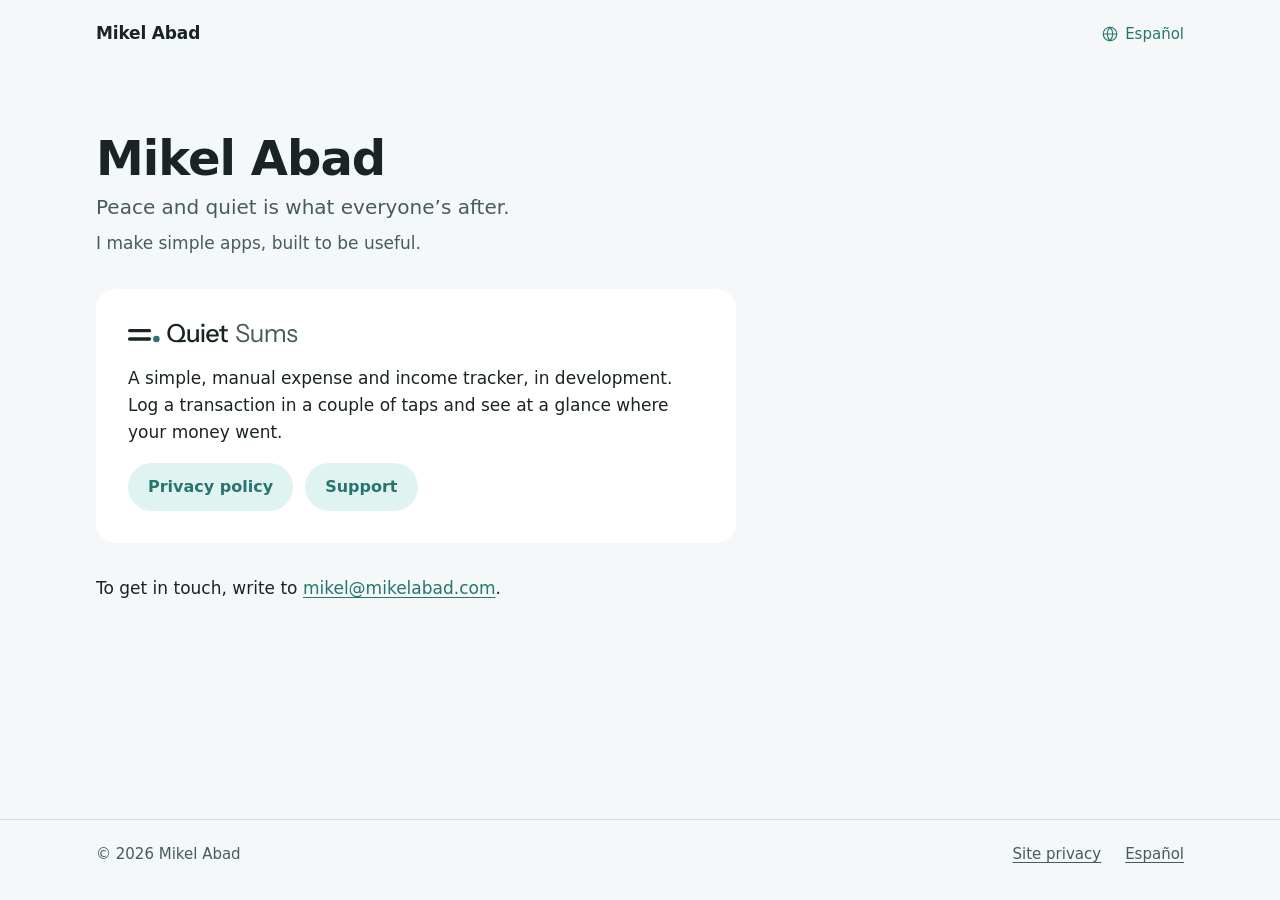
<file: index.html>
<!doctype html>
<html lang="en">
<head>
<meta charset="utf-8">
<meta name="viewport" content="width=device-width, initial-scale=1">
<meta http-equiv="Content-Security-Policy" content="default-src 'none'; style-src 'self'; img-src 'self'; font-src 'self'; base-uri 'none'; form-action 'none'">
<title>Mikel Abad</title>
<meta name="description" content="Mikel Abad makes simple apps, built to be useful. Quiet Sums, a manual expense and income tracker, is in development.">
<link rel="canonical" href="https://mikelabad.com/">
<link rel="alternate" hreflang="en" href="https://mikelabad.com/">
<link rel="alternate" hreflang="es" href="https://mikelabad.com/es/">
<link rel="alternate" hreflang="x-default" href="https://mikelabad.com/">
<link rel="stylesheet" href="/assets/site.css">
<link rel="icon" href="/assets/favicon.png" sizes="32x32" type="image/png">
<link rel="icon" href="/assets/favicon.svg" type="image/svg+xml">
<link rel="apple-touch-icon" href="/assets/apple-touch-icon.png">
<meta property="og:type" content="website">
<meta property="og:title" content="Mikel Abad">
<meta property="og:description" content="Mikel Abad makes simple apps, built to be useful. Quiet Sums, a manual expense and income tracker, is in development.">
<meta property="og:url" content="https://mikelabad.com/">
<meta property="og:image" content="https://mikelabad.com/assets/og-site.png">
<meta property="og:locale" content="en_US">
</head>
<body>
<a class="skip" href="#main">Skip to content</a>
<header class="site-header">
<div class="wrap">
<a class="name" href="/">Mikel Abad</a>
<a class="lang" href="/es/" lang="es" hreflang="es"><svg viewBox="0 0 24 24" fill="none" stroke="currentColor" stroke-width="1.5" stroke-linecap="round" stroke-linejoin="round" aria-hidden="true"><circle cx="12" cy="12" r="9"></circle><path d="M3 12h18"></path><path d="M12 3c2.4 2.5 3.6 5.5 3.6 9s-1.2 6.5-3.6 9c-2.4-2.5-3.6-5.5-3.6-9s1.2-6.5 3.6-9z"></path></svg><span>Español</span></a>
</div>
</header>
<main id="main" class="site-main">
<div class="wrap stack-xl">
<div class="stack-s">
<h1 class="display">Mikel Abad</h1>
<p class="lead">Peace and quiet is what everyone’s after.</p>
<p class="muted">I make simple apps, built to be useful.</p>
</div>
<section class="card app-card stack-m" aria-labelledby="quiet-sums">
<h2 id="quiet-sums"><picture><source srcset="/assets/quiet-sums-lockup-dark.svg" media="(prefers-color-scheme: dark)"><img class="lockup" src="/assets/quiet-sums-lockup-light.svg" alt="Quiet Sums" width="678" height="112"></picture></h2>
<p>A simple, manual expense and income tracker, in development. Log a transaction in a couple of taps and see at a glance where your money went.</p>
<div class="actions">
<a class="btn btn-secondary" href="/quiet-sums/privacy/">Privacy policy</a>
<a class="btn btn-secondary" href="/quiet-sums/support/">Support</a>
</div>
</section>
<p>To get in touch, write to <a class="link" href="mailto:mikel@mikelabad.com">mikel@mikelabad.com</a>.</p>
</div>
</main>
<footer class="site-footer">
<div class="wrap">
<p class="copy">© 2026 Mikel Abad</p>
<nav aria-label="Footer">
<a href="/privacy/">Site privacy</a>
<a href="/es/" lang="es" hreflang="es">Español</a>
</nav>
</div>
</footer>
</body>
</html>
</file>
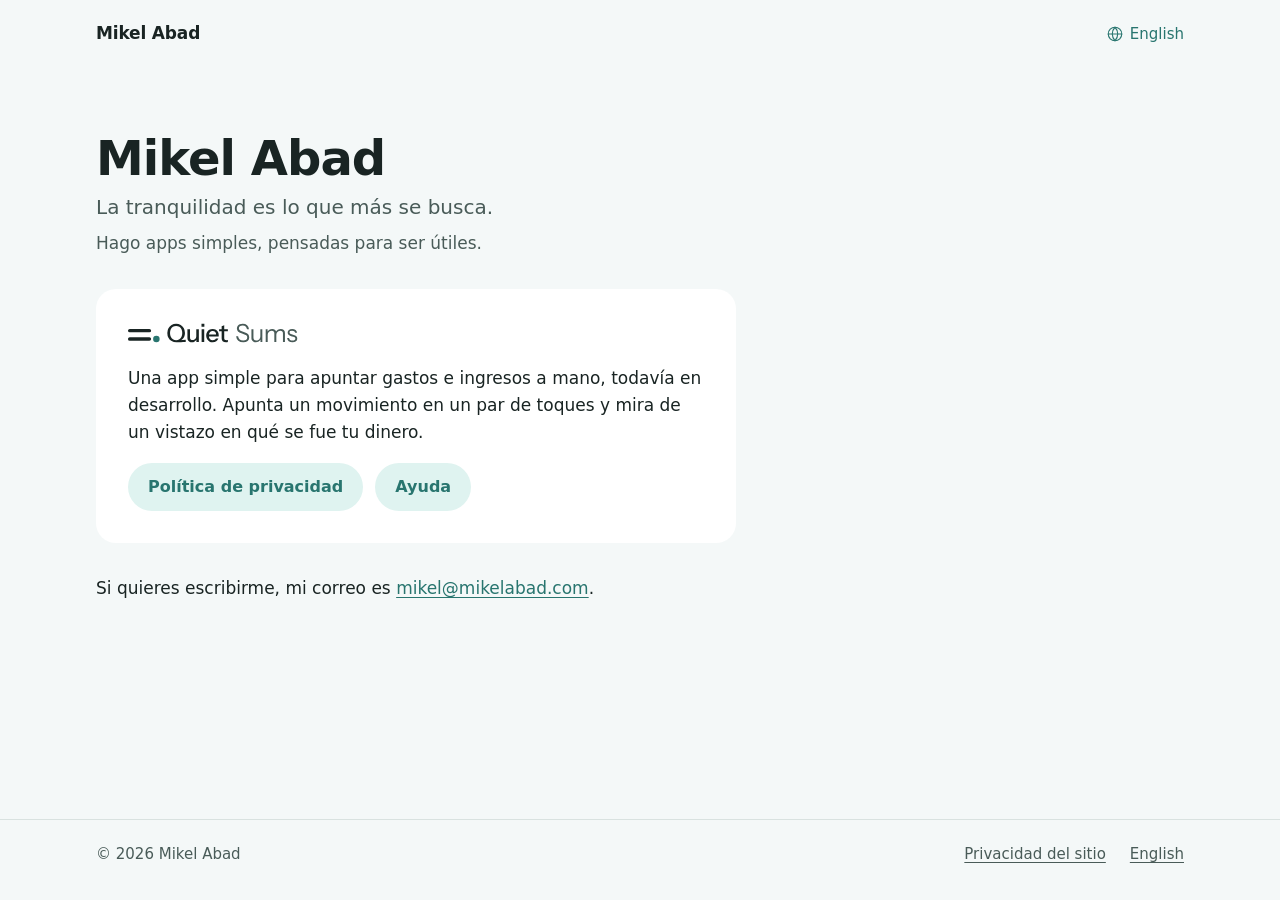
<file: es/index.html>
<!doctype html>
<html lang="es">
<head>
<meta charset="utf-8">
<meta name="viewport" content="width=device-width, initial-scale=1">
<meta http-equiv="Content-Security-Policy" content="default-src 'none'; style-src 'self'; img-src 'self'; font-src 'self'; base-uri 'none'; form-action 'none'">
<title>Mikel Abad</title>
<meta name="description" content="Mikel Abad hace apps simples, pensadas para ser útiles. Quiet Sums, para apuntar gastos e ingresos a mano, está en desarrollo.">
<link rel="canonical" href="https://mikelabad.com/es/">
<link rel="alternate" hreflang="en" href="https://mikelabad.com/">
<link rel="alternate" hreflang="es" href="https://mikelabad.com/es/">
<link rel="alternate" hreflang="x-default" href="https://mikelabad.com/">
<link rel="stylesheet" href="/assets/site.css">
<link rel="icon" href="/assets/favicon.png" sizes="32x32" type="image/png">
<link rel="icon" href="/assets/favicon.svg" type="image/svg+xml">
<link rel="apple-touch-icon" href="/assets/apple-touch-icon.png">
<meta property="og:type" content="website">
<meta property="og:title" content="Mikel Abad">
<meta property="og:description" content="Mikel Abad hace apps simples, pensadas para ser útiles. Quiet Sums, para apuntar gastos e ingresos a mano, está en desarrollo.">
<meta property="og:url" content="https://mikelabad.com/es/">
<meta property="og:image" content="https://mikelabad.com/assets/og-site.png">
<meta property="og:locale" content="es_ES">
</head>
<body>
<a class="skip" href="#main">Ir al contenido</a>
<header class="site-header">
<div class="wrap">
<a class="name" href="/es/">Mikel Abad</a>
<a class="lang" href="/" lang="en" hreflang="en"><svg viewBox="0 0 24 24" fill="none" stroke="currentColor" stroke-width="1.5" stroke-linecap="round" stroke-linejoin="round" aria-hidden="true"><circle cx="12" cy="12" r="9"></circle><path d="M3 12h18"></path><path d="M12 3c2.4 2.5 3.6 5.5 3.6 9s-1.2 6.5-3.6 9c-2.4-2.5-3.6-5.5-3.6-9s1.2-6.5 3.6-9z"></path></svg><span>English</span></a>
</div>
</header>
<main id="main" class="site-main">
<div class="wrap stack-xl">
<div class="stack-s">
<h1 class="display">Mikel Abad</h1>
<p class="lead">La tranquilidad es lo que más se busca.</p>
<p class="muted">Hago apps simples, pensadas para ser útiles.</p>
</div>
<section class="card app-card stack-m" aria-labelledby="quiet-sums">
<h2 id="quiet-sums"><picture><source srcset="/assets/quiet-sums-lockup-dark.svg" media="(prefers-color-scheme: dark)"><img class="lockup" src="/assets/quiet-sums-lockup-light.svg" alt="Quiet Sums" width="678" height="112"></picture></h2>
<p>Una app simple para apuntar gastos e ingresos a mano, todavía en desarrollo. Apunta un movimiento en un par de toques y mira de un vistazo en qué se fue tu dinero.</p>
<div class="actions">
<a class="btn btn-secondary" href="/es/quiet-sums/privacy/">Política de privacidad</a>
<a class="btn btn-secondary" href="/es/quiet-sums/support/">Ayuda</a>
</div>
</section>
<p>Si quieres escribirme, mi correo es <a class="link" href="mailto:mikel@mikelabad.com">mikel@mikelabad.com</a>.</p>
</div>
</main>
<footer class="site-footer">
<div class="wrap">
<p class="copy">© 2026 Mikel Abad</p>
<nav aria-label="Pie de página">
<a href="/es/privacy/">Privacidad del sitio</a>
<a href="/" lang="en" hreflang="en">English</a>
</nav>
</div>
</footer>
</body>
</html>
</file>
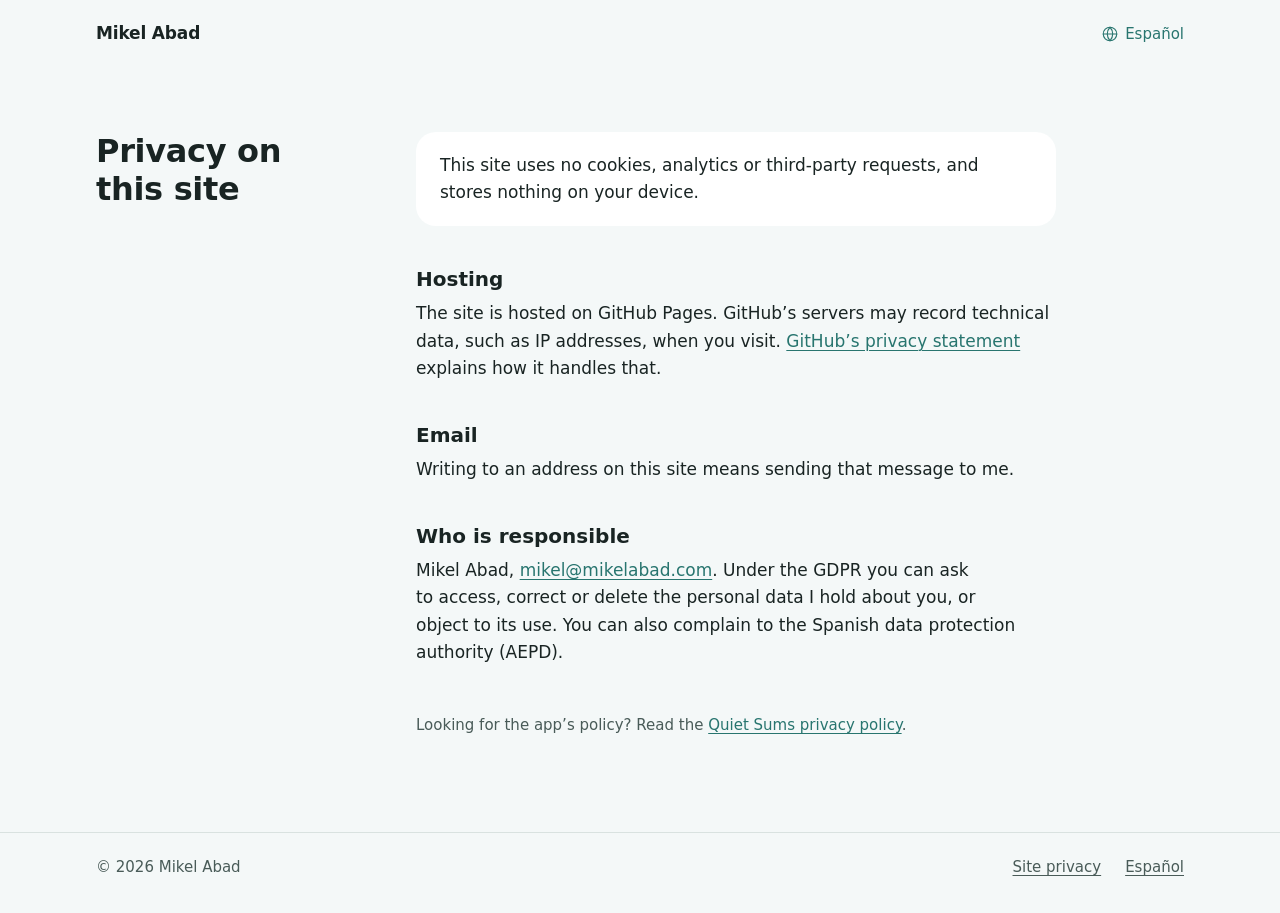
<file: privacy/index.html>
<!doctype html>
<html lang="en">
<head>
<meta charset="utf-8">
<meta name="viewport" content="width=device-width, initial-scale=1">
<meta http-equiv="Content-Security-Policy" content="default-src 'none'; style-src 'self'; img-src 'self'; font-src 'self'; base-uri 'none'; form-action 'none'">
<title>Privacy on this site · Mikel Abad</title>
<meta name="description" content="This site uses no cookies, analytics or third-party requests, and stores nothing on your device.">
<link rel="canonical" href="https://mikelabad.com/privacy/">
<link rel="alternate" hreflang="en" href="https://mikelabad.com/privacy/">
<link rel="alternate" hreflang="es" href="https://mikelabad.com/es/privacy/">
<link rel="alternate" hreflang="x-default" href="https://mikelabad.com/privacy/">
<link rel="stylesheet" href="/assets/site.css">
<link rel="icon" href="/assets/favicon.png" sizes="32x32" type="image/png">
<link rel="icon" href="/assets/favicon.svg" type="image/svg+xml">
<link rel="apple-touch-icon" href="/assets/apple-touch-icon.png">
<meta property="og:type" content="website">
<meta property="og:title" content="Privacy on this site">
<meta property="og:description" content="This site uses no cookies, analytics or third-party requests, and stores nothing on your device.">
<meta property="og:url" content="https://mikelabad.com/privacy/">
<meta property="og:image" content="https://mikelabad.com/assets/og-site.png">
<meta property="og:locale" content="en_US">
</head>
<body>
<a class="skip" href="#main">Skip to content</a>
<header class="site-header">
<div class="wrap">
<a class="name" href="/">Mikel Abad</a>
<a class="lang" href="/es/privacy/" lang="es" hreflang="es"><svg viewBox="0 0 24 24" fill="none" stroke="currentColor" stroke-width="1.5" stroke-linecap="round" stroke-linejoin="round" aria-hidden="true"><circle cx="12" cy="12" r="9"></circle><path d="M3 12h18"></path><path d="M12 3c2.4 2.5 3.6 5.5 3.6 9s-1.2 6.5-3.6 9c-2.4-2.5-3.6-5.5-3.6-9s1.2-6.5 3.6-9z"></path></svg><span>Español</span></a>
</div>
</header>
<main id="main" class="site-main">
<div class="wrap doc">
<div class="doc-aside">
<h1>Privacy on this site</h1>
</div>
<article class="prose">
<section class="summary" aria-label="In short">
<p>This site uses no cookies, analytics or third-party requests, and stores nothing on your device.</p>
</section>
<h2 id="hosting">Hosting</h2>
<p>The site is hosted on GitHub Pages. GitHub’s servers may record technical data, such as IP addresses, when you visit. <a href="https://docs.github.com/en/site-policy/privacy-policies/github-general-privacy-statement">GitHub’s privacy statement</a> explains how it handles that.</p>
<h2 id="email">Email</h2>
<p>Writing to an address on this site means sending that message to me.</p>
<h2 id="who">Who is responsible</h2>
<p>Mikel Abad, <a href="mailto:mikel@mikelabad.com">mikel@mikelabad.com</a>. Under the GDPR you can ask to access, correct or delete the personal data I hold about you, or object to its use. You can also complain to the Spanish data protection authority (AEPD).</p>
<p class="meta doc-note">Looking for the app’s policy? Read the <a href="/quiet-sums/privacy/">Quiet Sums privacy policy</a>.</p>
</article>
</div>
</main>
<footer class="site-footer">
<div class="wrap">
<p class="copy">© 2026 Mikel Abad</p>
<nav aria-label="Footer">
<a href="/privacy/" aria-current="page">Site privacy</a>
<a href="/es/privacy/" lang="es" hreflang="es">Español</a>
</nav>
</div>
</footer>
</body>
</html>
</file>
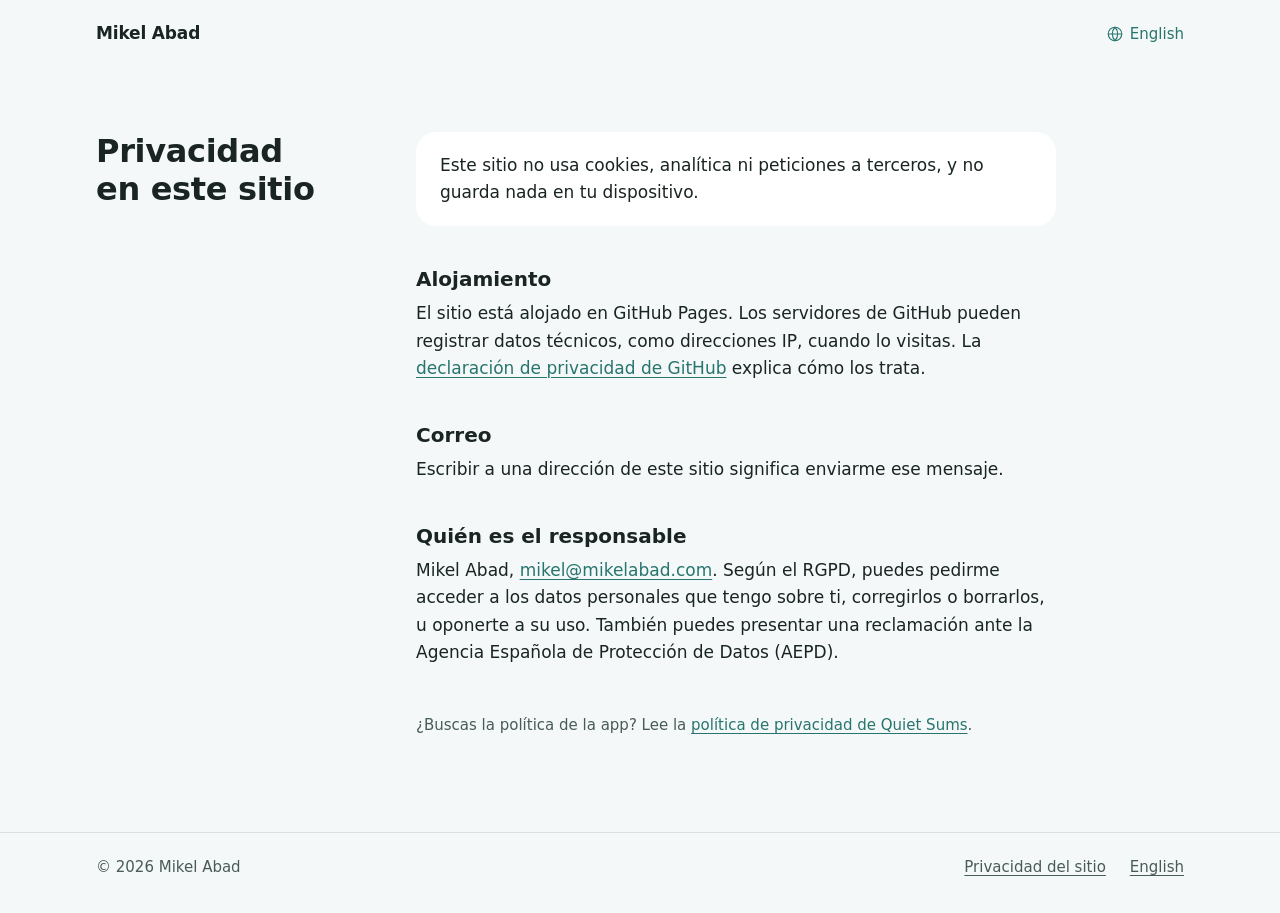
<file: es/privacy/index.html>
<!doctype html>
<html lang="es">
<head>
<meta charset="utf-8">
<meta name="viewport" content="width=device-width, initial-scale=1">
<meta http-equiv="Content-Security-Policy" content="default-src 'none'; style-src 'self'; img-src 'self'; font-src 'self'; base-uri 'none'; form-action 'none'">
<title>Privacidad en este sitio · Mikel Abad</title>
<meta name="description" content="Este sitio no usa cookies, analítica ni peticiones a terceros, y no guarda nada en tu dispositivo.">
<link rel="canonical" href="https://mikelabad.com/es/privacy/">
<link rel="alternate" hreflang="en" href="https://mikelabad.com/privacy/">
<link rel="alternate" hreflang="es" href="https://mikelabad.com/es/privacy/">
<link rel="alternate" hreflang="x-default" href="https://mikelabad.com/privacy/">
<link rel="stylesheet" href="/assets/site.css">
<link rel="icon" href="/assets/favicon.png" sizes="32x32" type="image/png">
<link rel="icon" href="/assets/favicon.svg" type="image/svg+xml">
<link rel="apple-touch-icon" href="/assets/apple-touch-icon.png">
<meta property="og:type" content="website">
<meta property="og:title" content="Privacidad en este sitio">
<meta property="og:description" content="Este sitio no usa cookies, analítica ni peticiones a terceros, y no guarda nada en tu dispositivo.">
<meta property="og:url" content="https://mikelabad.com/es/privacy/">
<meta property="og:image" content="https://mikelabad.com/assets/og-site.png">
<meta property="og:locale" content="es_ES">
</head>
<body>
<a class="skip" href="#main">Ir al contenido</a>
<header class="site-header">
<div class="wrap">
<a class="name" href="/es/">Mikel Abad</a>
<a class="lang" href="/privacy/" lang="en" hreflang="en"><svg viewBox="0 0 24 24" fill="none" stroke="currentColor" stroke-width="1.5" stroke-linecap="round" stroke-linejoin="round" aria-hidden="true"><circle cx="12" cy="12" r="9"></circle><path d="M3 12h18"></path><path d="M12 3c2.4 2.5 3.6 5.5 3.6 9s-1.2 6.5-3.6 9c-2.4-2.5-3.6-5.5-3.6-9s1.2-6.5 3.6-9z"></path></svg><span>English</span></a>
</div>
</header>
<main id="main" class="site-main">
<div class="wrap doc">
<div class="doc-aside">
<h1>Privacidad en este sitio</h1>
</div>
<article class="prose">
<section class="summary" aria-label="En resumen">
<p>Este sitio no usa cookies, analítica ni peticiones a terceros, y no guarda nada en tu dispositivo.</p>
</section>
<h2 id="hosting">Alojamiento</h2>
<p>El sitio está alojado en GitHub Pages. Los servidores de GitHub pueden registrar datos técnicos, como direcciones IP, cuando lo visitas. La <a href="https://docs.github.com/en/site-policy/privacy-policies/github-general-privacy-statement">declaración de privacidad de GitHub</a> explica cómo los trata.</p>
<h2 id="email">Correo</h2>
<p>Escribir a una dirección de este sitio significa enviarme ese mensaje.</p>
<h2 id="who">Quién es el responsable</h2>
<p>Mikel Abad, <a href="mailto:mikel@mikelabad.com">mikel@mikelabad.com</a>. Según el RGPD, puedes pedirme acceder a los datos personales que tengo sobre ti, corregirlos o borrarlos, u oponerte a su uso. También puedes presentar una reclamación ante la Agencia Española de Protección de Datos (AEPD).</p>
<p class="meta doc-note">¿Buscas la política de la app? Lee la <a href="/es/quiet-sums/privacy/">política de privacidad de Quiet Sums</a>.</p>
</article>
</div>
</main>
<footer class="site-footer">
<div class="wrap">
<p class="copy">© 2026 Mikel Abad</p>
<nav aria-label="Pie de página">
<a href="/es/privacy/" aria-current="page">Privacidad del sitio</a>
<a href="/privacy/" lang="en" hreflang="en">English</a>
</nav>
</div>
</footer>
</body>
</html>
</file>
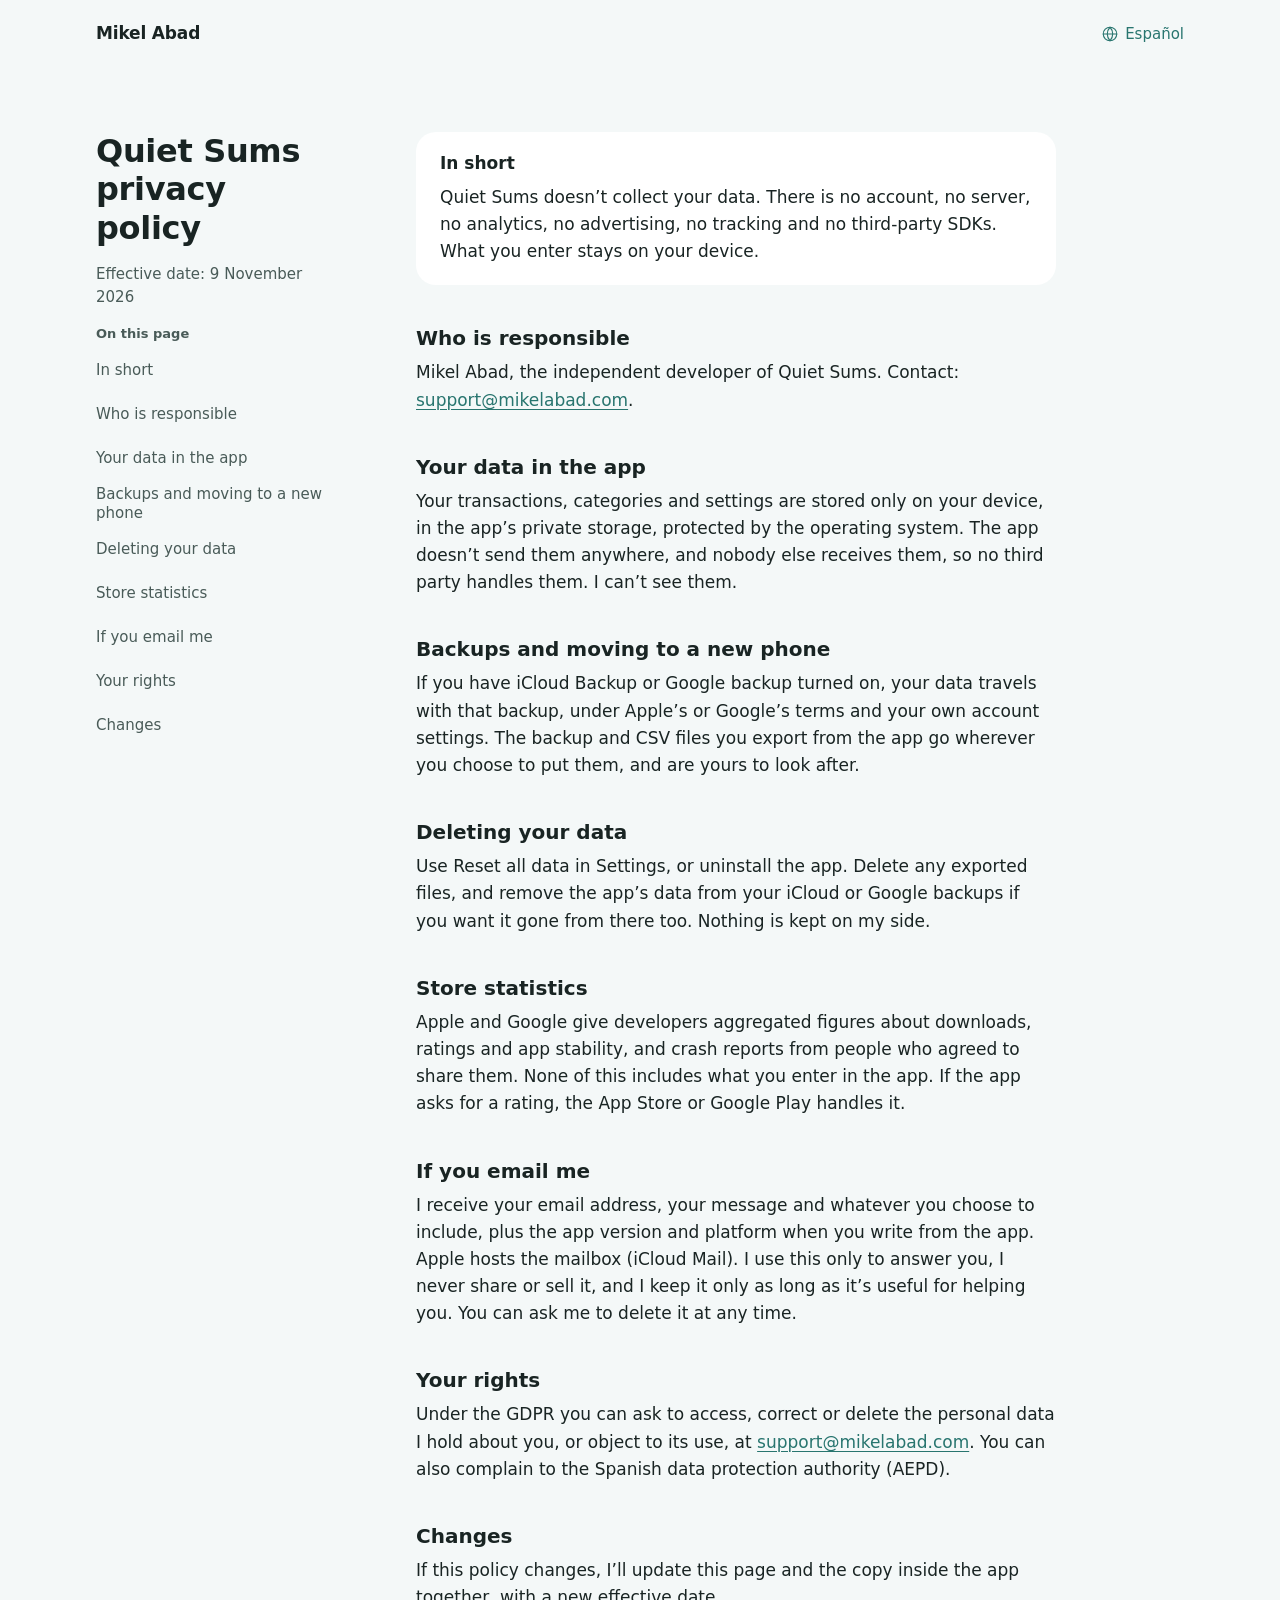
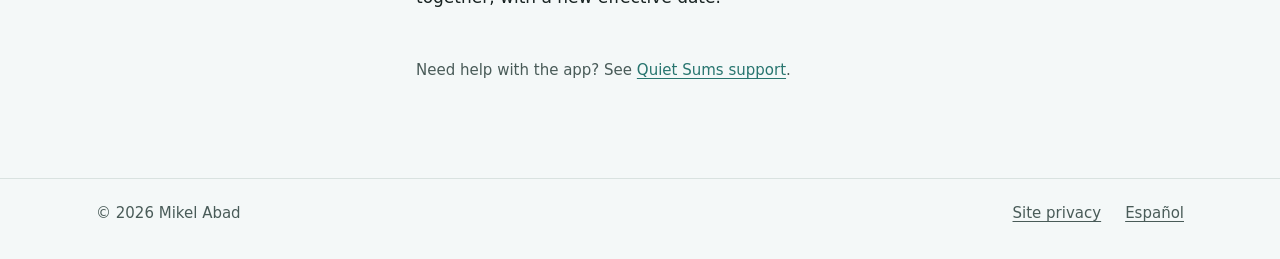
<file: quiet-sums/privacy/index.html>
<!doctype html>
<html lang="en">
<head>
<meta charset="utf-8">
<meta name="viewport" content="width=device-width, initial-scale=1">
<meta http-equiv="Content-Security-Policy" content="default-src 'none'; style-src 'self'; img-src 'self'; font-src 'self'; base-uri 'none'; form-action 'none'">
<title>Quiet Sums privacy policy · Mikel Abad</title>
<meta name="description" content="How Quiet Sums handles your data: no account, no server, no analytics. What you enter stays on your device.">
<link rel="canonical" href="https://mikelabad.com/quiet-sums/privacy/">
<link rel="alternate" hreflang="en" href="https://mikelabad.com/quiet-sums/privacy/">
<link rel="alternate" hreflang="es" href="https://mikelabad.com/es/quiet-sums/privacy/">
<link rel="alternate" hreflang="x-default" href="https://mikelabad.com/quiet-sums/privacy/">
<link rel="stylesheet" href="/assets/site.css">
<link rel="icon" href="/assets/favicon.png" sizes="32x32" type="image/png">
<link rel="icon" href="/assets/favicon.svg" type="image/svg+xml">
<link rel="apple-touch-icon" href="/assets/apple-touch-icon.png">
<meta property="og:type" content="website">
<meta property="og:title" content="Quiet Sums privacy policy">
<meta property="og:description" content="How Quiet Sums handles your data: no account, no server, no analytics. What you enter stays on your device.">
<meta property="og:url" content="https://mikelabad.com/quiet-sums/privacy/">
<meta property="og:image" content="https://mikelabad.com/assets/og-quiet-sums-1200x630.png">
<meta property="og:locale" content="en_US">
</head>
<body>
<a class="skip" href="#main">Skip to content</a>
<header class="site-header">
<div class="wrap">
<a class="name" href="/">Mikel Abad</a>
<a class="lang" href="/es/quiet-sums/privacy/" lang="es" hreflang="es"><svg viewBox="0 0 24 24" fill="none" stroke="currentColor" stroke-width="1.5" stroke-linecap="round" stroke-linejoin="round" aria-hidden="true"><circle cx="12" cy="12" r="9"></circle><path d="M3 12h18"></path><path d="M12 3c2.4 2.5 3.6 5.5 3.6 9s-1.2 6.5-3.6 9c-2.4-2.5-3.6-5.5-3.6-9s1.2-6.5 3.6-9z"></path></svg><span>Español</span></a>
</div>
</header>
<main id="main" class="site-main">
<div class="wrap doc">
<div class="doc-aside">
<h1>Quiet Sums privacy policy</h1>
<p class="meta">Effective date: 9 November 2026</p>
<nav class="toc" aria-label="On this page">
<p class="toc-title">On this page</p>
<ul>
<li><a href="#short">In short</a></li>
<li><a href="#who">Who is responsible</a></li>
<li><a href="#app">Your data in the app</a></li>
<li><a href="#backups">Backups and moving to a new phone</a></li>
<li><a href="#deleting">Deleting your data</a></li>
<li><a href="#stores">Store statistics</a></li>
<li><a href="#email">If you email me</a></li>
<li><a href="#rights">Your rights</a></li>
<li><a href="#changes">Changes</a></li>
</ul>
</nav>
</div>
<article class="prose">
<section class="summary stack-s" id="short" aria-labelledby="short-heading">
<h2 id="short-heading">In short</h2>
<p>Quiet Sums doesn’t collect your data. There is no account, no server, no analytics, no advertising, no tracking and no third-party SDKs. What you enter stays on your device.</p>
</section>
<h2 id="who">Who is responsible</h2>
<p>Mikel Abad, the independent developer of Quiet Sums. Contact: <a href="mailto:support@mikelabad.com">support@mikelabad.com</a>.</p>
<h2 id="app">Your data in the app</h2>
<p>Your transactions, categories and settings are stored only on your device, in the app’s private storage, protected by the operating system. The app doesn’t send them anywhere, and nobody else receives them, so no third party handles them. I can’t see them.</p>
<h2 id="backups">Backups and moving to a new phone</h2>
<p>If you have iCloud Backup or Google backup turned on, your data travels with that backup, under Apple’s or Google’s terms and your own account settings. The backup and CSV files you export from the app go wherever you choose to put them, and are yours to look after.</p>
<h2 id="deleting">Deleting your data</h2>
<p>Use Reset all data in Settings, or uninstall the app. Delete any exported files, and remove the app’s data from your iCloud or Google backups if you want it gone from there too. Nothing is kept on my side.</p>
<h2 id="stores">Store statistics</h2>
<p>Apple and Google give developers aggregated figures about downloads, ratings and app stability, and crash reports from people who agreed to share them. None of this includes what you enter in the app. If the app asks for a rating, the App Store or Google Play handles it.</p>
<h2 id="email">If you email me</h2>
<p>I receive your email address, your message and whatever you choose to include, plus the app version and platform when you write from the app. Apple hosts the mailbox (iCloud Mail). I use this only to answer you, I never share or sell it, and I keep it only as long as it’s useful for helping you. You can ask me to delete it at any time.</p>
<h2 id="rights">Your rights</h2>
<p>Under the GDPR you can ask to access, correct or delete the personal data I hold about you, or object to its use, at <a href="mailto:support@mikelabad.com">support@mikelabad.com</a>. You can also complain to the Spanish data protection authority (AEPD).</p>
<h2 id="changes">Changes</h2>
<p>If this policy changes, I’ll update this page and the copy inside the app together, with a new effective date.</p>
<p class="meta doc-note">Need help with the app? See <a href="/quiet-sums/support/">Quiet Sums support</a>.</p>
</article>
</div>
</main>
<footer class="site-footer">
<div class="wrap">
<p class="copy">© 2026 Mikel Abad</p>
<nav aria-label="Footer">
<a href="/privacy/">Site privacy</a>
<a href="/es/quiet-sums/privacy/" lang="es" hreflang="es">Español</a>
</nav>
</div>
</footer>
</body>
</html>
</file>
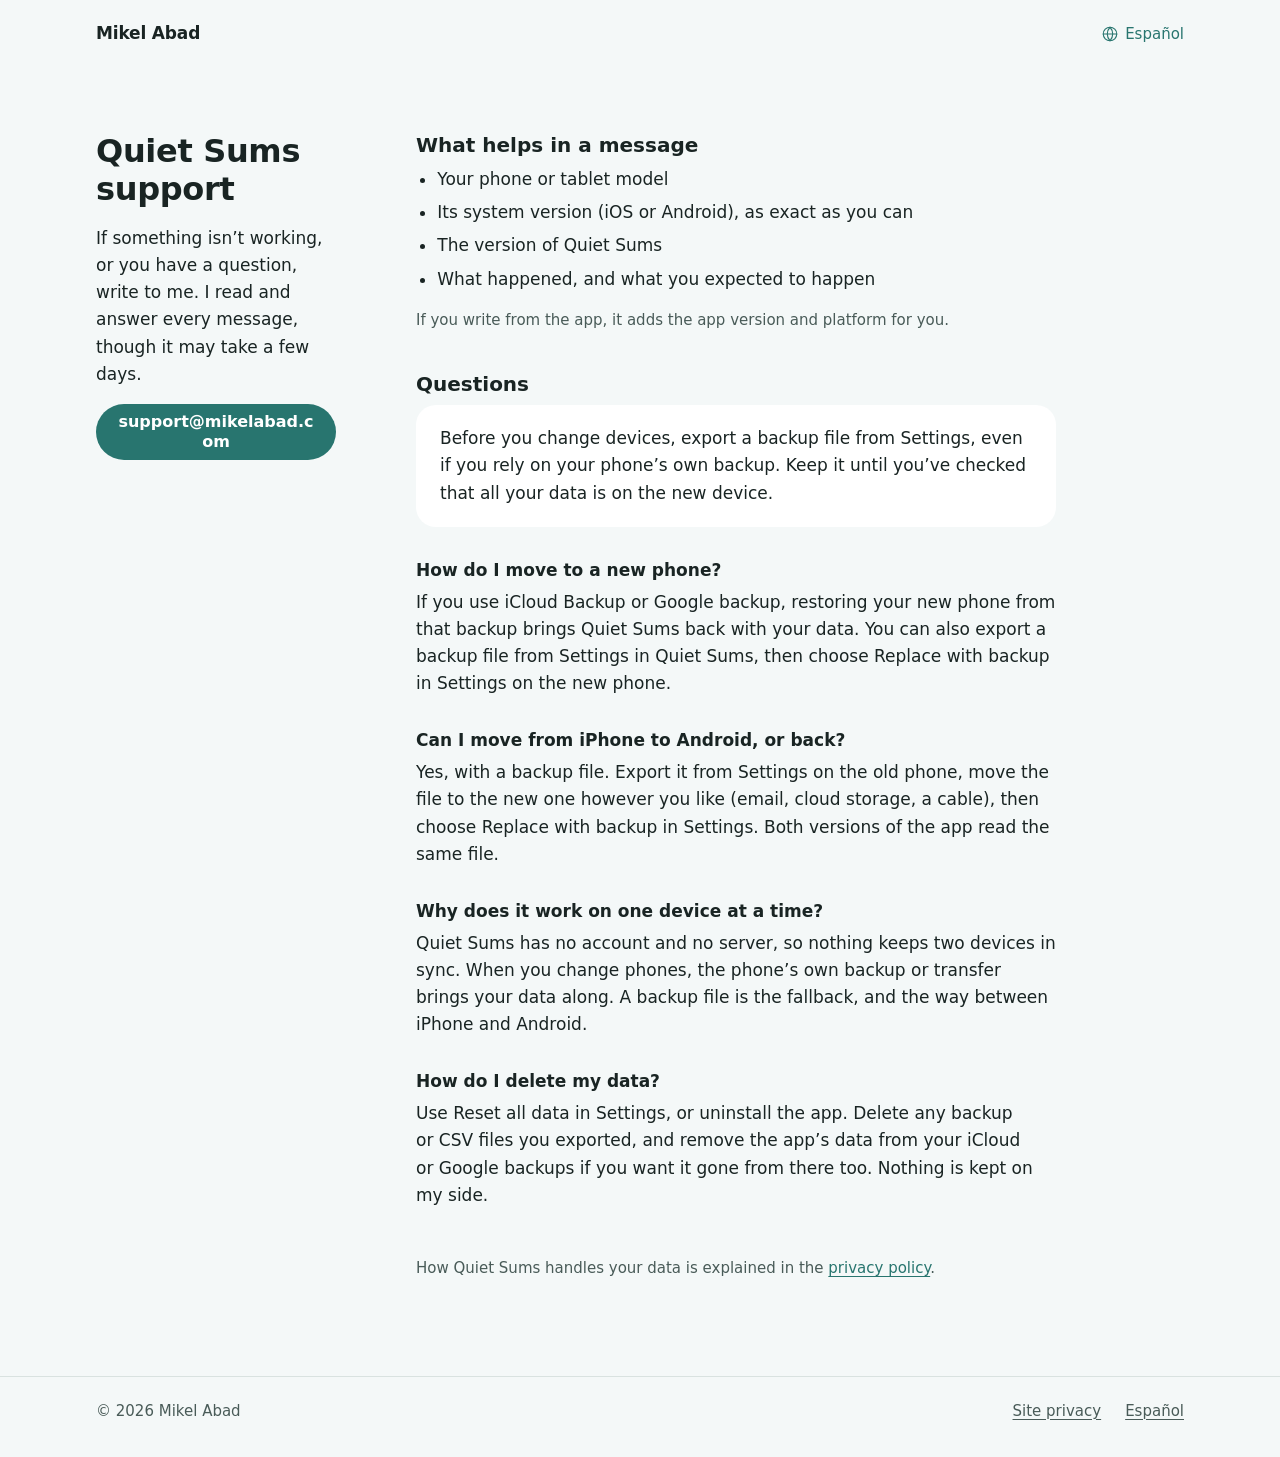
<file: quiet-sums/support/index.html>
<!doctype html>
<html lang="en">
<head>
<meta charset="utf-8">
<meta name="viewport" content="width=device-width, initial-scale=1">
<meta http-equiv="Content-Security-Policy" content="default-src 'none'; style-src 'self'; img-src 'self'; font-src 'self'; base-uri 'none'; form-action 'none'">
<title>Quiet Sums support · Mikel Abad</title>
<meta name="description" content="How to reach the developer of Quiet Sums, and answers about moving to a new phone, using one device and deleting your data.">
<link rel="canonical" href="https://mikelabad.com/quiet-sums/support/">
<link rel="alternate" hreflang="en" href="https://mikelabad.com/quiet-sums/support/">
<link rel="alternate" hreflang="es" href="https://mikelabad.com/es/quiet-sums/support/">
<link rel="alternate" hreflang="x-default" href="https://mikelabad.com/quiet-sums/support/">
<link rel="stylesheet" href="/assets/site.css">
<link rel="icon" href="/assets/favicon.png" sizes="32x32" type="image/png">
<link rel="icon" href="/assets/favicon.svg" type="image/svg+xml">
<link rel="apple-touch-icon" href="/assets/apple-touch-icon.png">
<meta property="og:type" content="website">
<meta property="og:title" content="Quiet Sums support">
<meta property="og:description" content="How to reach the developer of Quiet Sums, and answers about moving to a new phone, using one device and deleting your data.">
<meta property="og:url" content="https://mikelabad.com/quiet-sums/support/">
<meta property="og:image" content="https://mikelabad.com/assets/og-quiet-sums-1200x630.png">
<meta property="og:locale" content="en_US">
</head>
<body>
<a class="skip" href="#main">Skip to content</a>
<header class="site-header">
<div class="wrap">
<a class="name" href="/">Mikel Abad</a>
<a class="lang" href="/es/quiet-sums/support/" lang="es" hreflang="es"><svg viewBox="0 0 24 24" fill="none" stroke="currentColor" stroke-width="1.5" stroke-linecap="round" stroke-linejoin="round" aria-hidden="true"><circle cx="12" cy="12" r="9"></circle><path d="M3 12h18"></path><path d="M12 3c2.4 2.5 3.6 5.5 3.6 9s-1.2 6.5-3.6 9c-2.4-2.5-3.6-5.5-3.6-9s1.2-6.5 3.6-9z"></path></svg><span>Español</span></a>
</div>
</header>
<main id="main" class="site-main">
<div class="wrap doc">
<div class="doc-aside">
<h1>Quiet Sums support</h1>
<p>If something isn’t working, or you have a question, write to me. I read and answer every message, though it may take a few days.</p>
<div class="actions">
<a class="btn btn-primary" href="mailto:support@mikelabad.com">support@mikelabad.com</a>
</div>
</div>
<article class="prose">
<h2 id="helps">What helps in a message</h2>
<ul>
<li>Your phone or tablet model</li>
<li>Its system version (iOS or Android), as exact as you can</li>
<li>The version of Quiet Sums</li>
<li>What happened, and what you expected to happen</li>
</ul>
<p class="meta">If you write from the app, it adds the app version and platform for you.</p>
<h2 id="questions">Questions</h2>
<p class="summary">Before you change devices, export a backup file from Settings, even if you rely on your phone’s own backup. Keep it until you’ve checked that all your data is on the new device.</p>
<h3>How do I move to a new phone?</h3>
<p>If you use iCloud Backup or Google backup, restoring your new phone from that backup brings Quiet Sums back with your data. You can also export a backup file from Settings in Quiet Sums, then choose Replace with backup in Settings on the new phone.</p>
<h3>Can I move from iPhone to Android, or back?</h3>
<p>Yes, with a backup file. Export it from Settings on the old phone, move the file to the new one however you like (email, cloud storage, a cable), then choose Replace with backup in Settings. Both versions of the app read the same file.</p>
<h3>Why does it work on one device at a time?</h3>
<p>Quiet Sums has no account and no server, so nothing keeps two devices in sync. When you change phones, the phone’s own backup or transfer brings your data along. A backup file is the fallback, and the way between iPhone and Android.</p>
<h3>How do I delete my data?</h3>
<p>Use Reset all data in Settings, or uninstall the app. Delete any backup or CSV files you exported, and remove the app’s data from your iCloud or Google backups if you want it gone from there too. Nothing is kept on my side.</p>
<p class="meta doc-note">How Quiet Sums handles your data is explained in the <a href="/quiet-sums/privacy/">privacy policy</a>.</p>
</article>
</div>
</main>
<footer class="site-footer">
<div class="wrap">
<p class="copy">© 2026 Mikel Abad</p>
<nav aria-label="Footer">
<a href="/privacy/">Site privacy</a>
<a href="/es/quiet-sums/support/" lang="es" hreflang="es">Español</a>
</nav>
</div>
</footer>
</body>
</html>
</file>
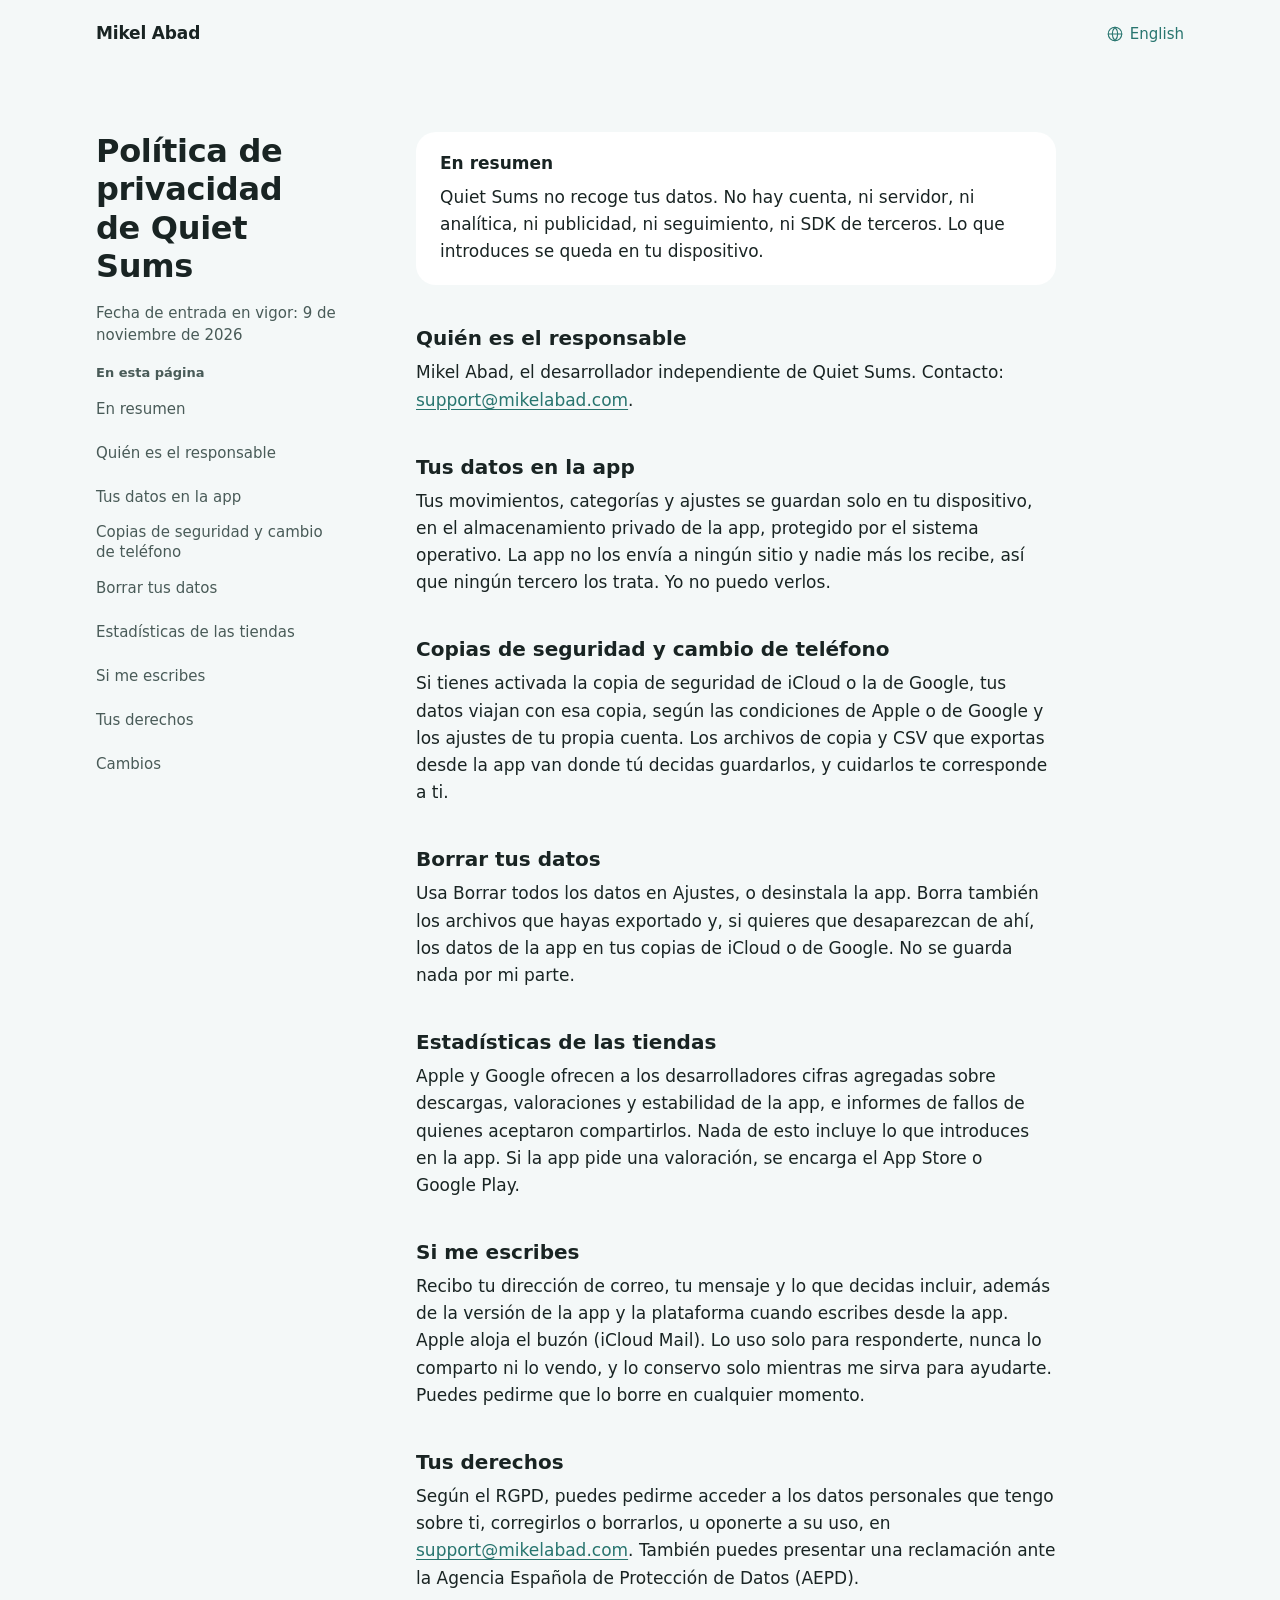
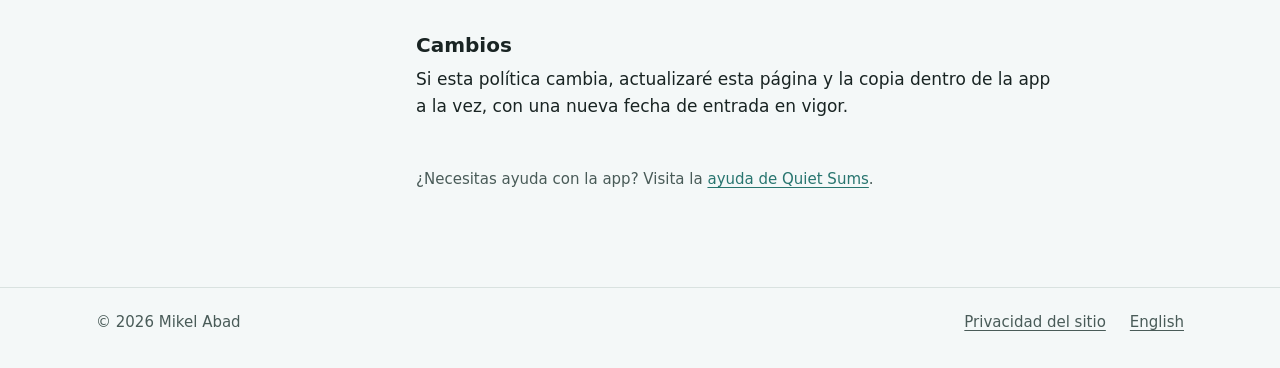
<file: es/quiet-sums/privacy/index.html>
<!doctype html>
<html lang="es">
<head>
<meta charset="utf-8">
<meta name="viewport" content="width=device-width, initial-scale=1">
<meta http-equiv="Content-Security-Policy" content="default-src 'none'; style-src 'self'; img-src 'self'; font-src 'self'; base-uri 'none'; form-action 'none'">
<title>Política de privacidad de Quiet Sums · Mikel Abad</title>
<meta name="description" content="Cómo trata tus datos Quiet Sums: sin cuenta, sin servidor, sin analítica. Lo que introduces se queda en tu dispositivo.">
<link rel="canonical" href="https://mikelabad.com/es/quiet-sums/privacy/">
<link rel="alternate" hreflang="en" href="https://mikelabad.com/quiet-sums/privacy/">
<link rel="alternate" hreflang="es" href="https://mikelabad.com/es/quiet-sums/privacy/">
<link rel="alternate" hreflang="x-default" href="https://mikelabad.com/quiet-sums/privacy/">
<link rel="stylesheet" href="/assets/site.css">
<link rel="icon" href="/assets/favicon.png" sizes="32x32" type="image/png">
<link rel="icon" href="/assets/favicon.svg" type="image/svg+xml">
<link rel="apple-touch-icon" href="/assets/apple-touch-icon.png">
<meta property="og:type" content="website">
<meta property="og:title" content="Política de privacidad de Quiet Sums">
<meta property="og:description" content="Cómo trata tus datos Quiet Sums: sin cuenta, sin servidor, sin analítica. Lo que introduces se queda en tu dispositivo.">
<meta property="og:url" content="https://mikelabad.com/es/quiet-sums/privacy/">
<meta property="og:image" content="https://mikelabad.com/assets/og-quiet-sums-1200x630.png">
<meta property="og:locale" content="es_ES">
</head>
<body>
<a class="skip" href="#main">Ir al contenido</a>
<header class="site-header">
<div class="wrap">
<a class="name" href="/es/">Mikel Abad</a>
<a class="lang" href="/quiet-sums/privacy/" lang="en" hreflang="en"><svg viewBox="0 0 24 24" fill="none" stroke="currentColor" stroke-width="1.5" stroke-linecap="round" stroke-linejoin="round" aria-hidden="true"><circle cx="12" cy="12" r="9"></circle><path d="M3 12h18"></path><path d="M12 3c2.4 2.5 3.6 5.5 3.6 9s-1.2 6.5-3.6 9c-2.4-2.5-3.6-5.5-3.6-9s1.2-6.5 3.6-9z"></path></svg><span>English</span></a>
</div>
</header>
<main id="main" class="site-main">
<div class="wrap doc">
<div class="doc-aside">
<h1>Política de privacidad de Quiet Sums</h1>
<p class="meta">Fecha de entrada en vigor: 9 de noviembre de 2026</p>
<nav class="toc" aria-label="En esta página">
<p class="toc-title">En esta página</p>
<ul>
<li><a href="#short">En resumen</a></li>
<li><a href="#who">Quién es el responsable</a></li>
<li><a href="#app">Tus datos en la app</a></li>
<li><a href="#backups">Copias de seguridad y cambio de teléfono</a></li>
<li><a href="#deleting">Borrar tus datos</a></li>
<li><a href="#stores">Estadísticas de las tiendas</a></li>
<li><a href="#email">Si me escribes</a></li>
<li><a href="#rights">Tus derechos</a></li>
<li><a href="#changes">Cambios</a></li>
</ul>
</nav>
</div>
<article class="prose">
<section class="summary stack-s" id="short" aria-labelledby="short-heading">
<h2 id="short-heading">En resumen</h2>
<p>Quiet Sums no recoge tus datos. No hay cuenta, ni servidor, ni analítica, ni publicidad, ni seguimiento, ni SDK de terceros. Lo que introduces se queda en tu dispositivo.</p>
</section>
<h2 id="who">Quién es el responsable</h2>
<p>Mikel Abad, el desarrollador independiente de Quiet Sums. Contacto: <a href="mailto:support@mikelabad.com">support@mikelabad.com</a>.</p>
<h2 id="app">Tus datos en la app</h2>
<p>Tus movimientos, categorías y ajustes se guardan solo en tu dispositivo, en el almacenamiento privado de la app, protegido por el sistema operativo. La app no los envía a ningún sitio y nadie más los recibe, así que ningún tercero los trata. Yo no puedo verlos.</p>
<h2 id="backups">Copias de seguridad y cambio de teléfono</h2>
<p>Si tienes activada la copia de seguridad de iCloud o la de Google, tus datos viajan con esa copia, según las condiciones de Apple o de Google y los ajustes de tu propia cuenta. Los archivos de copia y CSV que exportas desde la app van donde tú decidas guardarlos, y cuidarlos te corresponde a ti.</p>
<h2 id="deleting">Borrar tus datos</h2>
<p>Usa Borrar todos los datos en Ajustes, o desinstala la app. Borra también los archivos que hayas exportado y, si quieres que desaparezcan de ahí, los datos de la app en tus copias de iCloud o de Google. No se guarda nada por mi parte.</p>
<h2 id="stores">Estadísticas de las tiendas</h2>
<p>Apple y Google ofrecen a los desarrolladores cifras agregadas sobre descargas, valoraciones y estabilidad de la app, e informes de fallos de quienes aceptaron compartirlos. Nada de esto incluye lo que introduces en la app. Si la app pide una valoración, se encarga el App Store o Google Play.</p>
<h2 id="email">Si me escribes</h2>
<p>Recibo tu dirección de correo, tu mensaje y lo que decidas incluir, además de la versión de la app y la plataforma cuando escribes desde la app. Apple aloja el buzón (iCloud Mail). Lo uso solo para responderte, nunca lo comparto ni lo vendo, y lo conservo solo mientras me sirva para ayudarte. Puedes pedirme que lo borre en cualquier momento.</p>
<h2 id="rights">Tus derechos</h2>
<p>Según el RGPD, puedes pedirme acceder a los datos personales que tengo sobre ti, corregirlos o borrarlos, u oponerte a su uso, en <a href="mailto:support@mikelabad.com">support@mikelabad.com</a>. También puedes presentar una reclamación ante la Agencia Española de Protección de Datos (AEPD).</p>
<h2 id="changes">Cambios</h2>
<p>Si esta política cambia, actualizaré esta página y la copia dentro de la app a la vez, con una nueva fecha de entrada en vigor.</p>
<p class="meta doc-note">¿Necesitas ayuda con la app? Visita la <a href="/es/quiet-sums/support/">ayuda de Quiet Sums</a>.</p>
</article>
</div>
</main>
<footer class="site-footer">
<div class="wrap">
<p class="copy">© 2026 Mikel Abad</p>
<nav aria-label="Pie de página">
<a href="/es/privacy/">Privacidad del sitio</a>
<a href="/quiet-sums/privacy/" lang="en" hreflang="en">English</a>
</nav>
</div>
</footer>
</body>
</html>
</file>
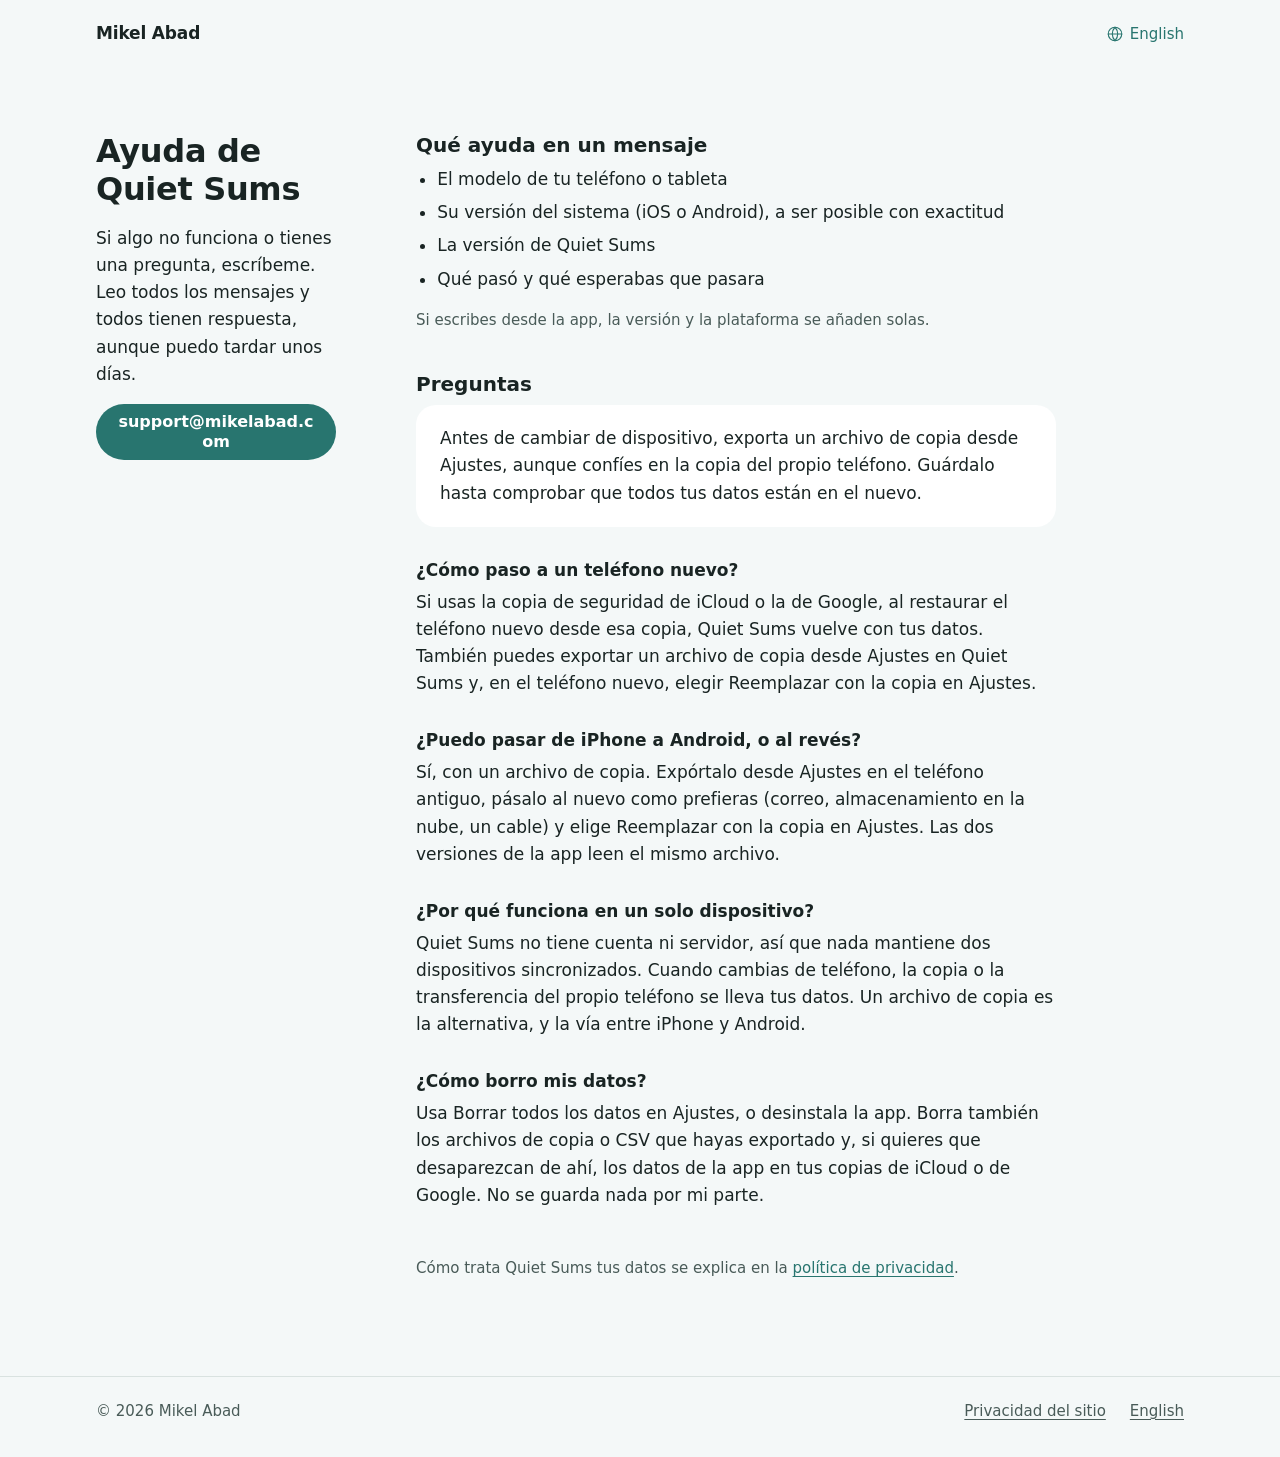
<file: es/quiet-sums/support/index.html>
<!doctype html>
<html lang="es">
<head>
<meta charset="utf-8">
<meta name="viewport" content="width=device-width, initial-scale=1">
<meta http-equiv="Content-Security-Policy" content="default-src 'none'; style-src 'self'; img-src 'self'; font-src 'self'; base-uri 'none'; form-action 'none'">
<title>Ayuda de Quiet Sums · Mikel Abad</title>
<meta name="description" content="Cómo contactar con el desarrollador de Quiet Sums, y respuestas sobre cambiar de teléfono, usar un solo dispositivo y borrar tus datos.">
<link rel="canonical" href="https://mikelabad.com/es/quiet-sums/support/">
<link rel="alternate" hreflang="en" href="https://mikelabad.com/quiet-sums/support/">
<link rel="alternate" hreflang="es" href="https://mikelabad.com/es/quiet-sums/support/">
<link rel="alternate" hreflang="x-default" href="https://mikelabad.com/quiet-sums/support/">
<link rel="stylesheet" href="/assets/site.css">
<link rel="icon" href="/assets/favicon.png" sizes="32x32" type="image/png">
<link rel="icon" href="/assets/favicon.svg" type="image/svg+xml">
<link rel="apple-touch-icon" href="/assets/apple-touch-icon.png">
<meta property="og:type" content="website">
<meta property="og:title" content="Ayuda de Quiet Sums">
<meta property="og:description" content="Cómo contactar con el desarrollador de Quiet Sums, y respuestas sobre cambiar de teléfono, usar un solo dispositivo y borrar tus datos.">
<meta property="og:url" content="https://mikelabad.com/es/quiet-sums/support/">
<meta property="og:image" content="https://mikelabad.com/assets/og-quiet-sums-1200x630.png">
<meta property="og:locale" content="es_ES">
</head>
<body>
<a class="skip" href="#main">Ir al contenido</a>
<header class="site-header">
<div class="wrap">
<a class="name" href="/es/">Mikel Abad</a>
<a class="lang" href="/quiet-sums/support/" lang="en" hreflang="en"><svg viewBox="0 0 24 24" fill="none" stroke="currentColor" stroke-width="1.5" stroke-linecap="round" stroke-linejoin="round" aria-hidden="true"><circle cx="12" cy="12" r="9"></circle><path d="M3 12h18"></path><path d="M12 3c2.4 2.5 3.6 5.5 3.6 9s-1.2 6.5-3.6 9c-2.4-2.5-3.6-5.5-3.6-9s1.2-6.5 3.6-9z"></path></svg><span>English</span></a>
</div>
</header>
<main id="main" class="site-main">
<div class="wrap doc">
<div class="doc-aside">
<h1>Ayuda de Quiet Sums</h1>
<p>Si algo no funciona o tienes una pregunta, escríbeme. Leo todos los mensajes y todos tienen respuesta, aunque puedo tardar unos días.</p>
<div class="actions">
<a class="btn btn-primary" href="mailto:support@mikelabad.com">support@mikelabad.com</a>
</div>
</div>
<article class="prose">
<h2 id="helps">Qué ayuda en un mensaje</h2>
<ul>
<li>El modelo de tu teléfono o tableta</li>
<li>Su versión del sistema (iOS o Android), a ser posible con exactitud</li>
<li>La versión de Quiet Sums</li>
<li>Qué pasó y qué esperabas que pasara</li>
</ul>
<p class="meta">Si escribes desde la app, la versión y la plataforma se añaden solas.</p>
<h2 id="questions">Preguntas</h2>
<p class="summary">Antes de cambiar de dispositivo, exporta un archivo de copia desde Ajustes, aunque confíes en la copia del propio teléfono. Guárdalo hasta comprobar que todos tus datos están en el nuevo.</p>
<h3>¿Cómo paso a un teléfono nuevo?</h3>
<p>Si usas la copia de seguridad de iCloud o la de Google, al restaurar el teléfono nuevo desde esa copia, Quiet Sums vuelve con tus datos. También puedes exportar un archivo de copia desde Ajustes en Quiet Sums y, en el teléfono nuevo, elegir Reemplazar con la copia en Ajustes.</p>
<h3>¿Puedo pasar de iPhone a Android, o al revés?</h3>
<p>Sí, con un archivo de copia. Expórtalo desde Ajustes en el teléfono antiguo, pásalo al nuevo como prefieras (correo, almacenamiento en la nube, un cable) y elige Reemplazar con la copia en Ajustes. Las dos versiones de la app leen el mismo archivo.</p>
<h3>¿Por qué funciona en un solo dispositivo?</h3>
<p>Quiet Sums no tiene cuenta ni servidor, así que nada mantiene dos dispositivos sincronizados. Cuando cambias de teléfono, la copia o la transferencia del propio teléfono se lleva tus datos. Un archivo de copia es la alternativa, y la vía entre iPhone y Android.</p>
<h3>¿Cómo borro mis datos?</h3>
<p>Usa Borrar todos los datos en Ajustes, o desinstala la app. Borra también los archivos de copia o CSV que hayas exportado y, si quieres que desaparezcan de ahí, los datos de la app en tus copias de iCloud o de Google. No se guarda nada por mi parte.</p>
<p class="meta doc-note">Cómo trata Quiet Sums tus datos se explica en la <a href="/es/quiet-sums/privacy/">política de privacidad</a>.</p>
</article>
</div>
</main>
<footer class="site-footer">
<div class="wrap">
<p class="copy">© 2026 Mikel Abad</p>
<nav aria-label="Pie de página">
<a href="/es/privacy/">Privacidad del sitio</a>
<a href="/quiet-sums/support/" lang="en" hreflang="en">English</a>
</nav>
</div>
</footer>
</body>
</html>
</file>
<file: assets/site.css>
:root {
  color-scheme: light dark;
  --background: #F4F8F8;
  --surface: #FFFFFF;
  --separator: #D9E2E0;
  --text-primary: #192423;
  --text-secondary: #495B58;
  --accent: #28756F;
  --on-accent: #FFFFFF;
  --accent-subtle: #DFF3F0;
  --focus: #28756F;
  --space-xs: .25rem;
  --space-s: .5rem;
  --space-sm: .75rem;
  --space-m: 1rem;
  --space-l: 1.5rem;
  --space-xl: 2rem;
  --space-xxl: 3rem;
  --radius-xs: 4px;
  --radius-l: 20px;
  --radius-full: 999px;
  --duration-short: 200ms;
  --easing-fade: cubic-bezier(.4, 0, .2, 1);
  --layout-page: 68rem;
  --layout-measure: 40rem;
  --layout-gutter: clamp(16px, 4.5vw, 64px);
  --font-system: -apple-system, BlinkMacSystemFont, system-ui, Roboto, sans-serif;
  --size-target: 2.75rem;
  --size-body: 1.0625rem;
  --size-small: .9375rem;
  --size-heading: 1.25rem;
}

@media (prefers-color-scheme: dark) {
  :root {
    --background: #0E1514;
    --surface: #171F1E;
    --separator: #2F3938;
    --text-primary: #E7EFED;
    --text-secondary: #A8BAB8;
    --accent: #7CC9BF;
    --on-accent: #0E1514;
    --accent-subtle: #143431;
    --focus: #7CC9BF;
  }
}

@view-transition {
  navigation: auto;
}

::view-transition-old(*),
::view-transition-new(*) {
  animation-duration: var(--duration-short);
  animation-timing-function: var(--easing-fade);
}

::view-transition-group(root) {
  animation-duration: var(--duration-short);
}

::view-transition-group(site-header) {
  animation: none;
}

*,
*::before,
*::after {
  box-sizing: border-box;
}

html {
  -webkit-text-size-adjust: 100%;
  text-size-adjust: 100%;
}

body {
  position: relative;
  display: flex;
  flex-direction: column;
  min-height: 100vh;
  min-height: 100dvh;
  margin: 0;
  background: var(--background);
  color: var(--text-primary);
  font: 400 var(--size-body) / 1.6 var(--font-system);
  overflow-wrap: anywhere;
  -webkit-font-smoothing: antialiased;
}

h1,
h2,
h3,
p,
ul {
  margin: 0;
}

img {
  display: block;
}

a {
  color: var(--accent);
}

a:focus-visible {
  outline: 2px solid var(--focus);
  outline-offset: 2px;
}

a:not(.skip, .lang, .btn):focus-visible {
  border-radius: var(--radius-xs);
}

::selection {
  background: var(--accent-subtle);
  color: var(--text-primary);
}

.wrap {
  width: 100%;
  max-width: calc(var(--layout-page) + 2 * var(--layout-gutter));
  margin-inline: auto;
  padding-inline: var(--layout-gutter);
}

.skip {
  position: absolute;
  top: var(--space-s);
  left: var(--layout-gutter);
  z-index: 2;
  display: inline-flex;
  align-items: center;
  min-height: var(--size-target);
  padding: var(--space-xs) 1.25rem;
  border-radius: var(--radius-full);
  background: var(--accent);
  color: var(--on-accent);
  font-weight: 600;
  text-decoration: none;
  transform: translateY(-300%);
}

.skip:focus {
  transform: none;
}

.site-header {
  padding-block: var(--space-sm);
  view-transition-name: site-header;
}

.site-header .wrap {
  display: flex;
  flex-wrap: wrap;
  align-items: center;
  justify-content: space-between;
  column-gap: var(--space-m);
}

.name {
  display: inline-flex;
  align-items: center;
  min-height: var(--size-target);
  color: var(--text-primary);
  font-weight: 600;
  letter-spacing: -.01em;
  text-decoration: none;
}

.lang {
  display: inline-flex;
  align-items: center;
  gap: .375rem;
  min-height: var(--size-target);
  margin-inline: auto max(calc(-1 * var(--space-sm)), calc(-1 * var(--layout-gutter)));
  padding-inline: var(--space-sm);
  border-radius: var(--radius-full);
  font-size: var(--size-small);
  font-weight: 500;
  text-decoration: none;
}

.lang svg {
  flex: none;
  width: 1.125rem;
  height: 1.125rem;
}

.site-main {
  flex: 1;
  padding-block: var(--space-xl) var(--space-xxl);
}

.site-footer {
  padding-block: var(--space-sm) var(--space-l);
  border-top: 1px solid var(--separator);
  color: var(--text-secondary);
  font-size: var(--size-small);
}

.site-footer .wrap {
  display: flex;
  flex-wrap: wrap;
  align-items: center;
  column-gap: var(--space-l);
}

.copy {
  margin-right: auto;
  padding-block: .625rem;
}

.site-footer nav {
  display: flex;
  flex-wrap: wrap;
  column-gap: var(--space-l);
}

.site-footer a {
  display: inline-flex;
  align-items: center;
  min-height: var(--size-target);
  color: var(--text-secondary);
  text-decoration: underline;
  text-decoration-thickness: 1px;
  text-underline-offset: .2em;
}

h1 {
  font-size: 1.75rem;
  font-weight: 600;
  letter-spacing: -.01em;
  line-height: 1.2;
  text-wrap: balance;
}

h1.display {
  font-size: 2.25rem;
  letter-spacing: -.02em;
  line-height: 1.1;
}

h2 {
  font-size: var(--size-heading);
  font-weight: 600;
  line-height: 1.3;
  text-wrap: balance;
}

h3,
.summary h2 {
  font-size: var(--size-body);
  font-weight: 600;
  line-height: 1.4;
}

.lead {
  color: var(--text-secondary);
  font-size: var(--size-heading);
  line-height: 1.45;
  text-wrap: pretty;
}

.meta {
  color: var(--text-secondary);
  font-size: var(--size-small);
  line-height: 1.5;
}

.muted {
  color: var(--text-secondary);
}

.link,
.prose a,
.text-link {
  color: var(--accent);
  text-decoration: underline;
  text-decoration-thickness: 1px;
  text-underline-offset: .2em;
}

.stack-s > * + * {
  margin-top: var(--space-s);
}

.stack-m > * + * {
  margin-top: var(--space-m);
}

.stack-xl > * + * {
  margin-top: var(--space-xl);
}

.card {
  padding: var(--space-l);
  border-radius: var(--radius-l);
  background: var(--surface);
}

.app-card {
  max-width: var(--layout-measure);
}

.lockup {
  width: auto;
  max-width: 100%;
  height: auto;
  max-height: 1.75rem;
}

.actions {
  display: flex;
  flex-wrap: wrap;
  align-items: center;
  gap: var(--space-sm);
}

.btn {
  display: inline-flex;
  align-items: center;
  justify-content: center;
  max-width: 100%;
  min-height: var(--space-xxl);
  padding: var(--space-s) 1.25rem;
  border-radius: var(--radius-full);
  font-size: 1rem;
  font-weight: 600;
  line-height: 1.25;
  text-align: center;
  text-decoration: none;
}

.btn-primary {
  background: var(--accent);
  color: var(--on-accent);
}

.btn-secondary {
  background: var(--accent-subtle);
  color: var(--accent);
}

.doc {
  display: grid;
  row-gap: var(--space-xl);
}

.doc-aside {
  display: grid;
  align-content: start;
  row-gap: var(--space-m);
}

.toc {
  display: none;
}

.toc-title {
  margin-bottom: var(--space-xs);
  color: var(--text-secondary);
  font-size: .8125rem;
  font-weight: 600;
}

.toc ul,
.links {
  padding: 0;
  list-style: none;
}

.toc a {
  display: flex;
  align-items: center;
  min-height: var(--size-target);
  padding-block: var(--space-xs);
  color: var(--text-secondary);
  font-size: var(--size-small);
  line-height: 1.3;
  text-decoration: none;
}

.prose {
  max-width: var(--layout-measure);
}

.prose p,
.prose li {
  text-wrap: pretty;
}

.prose > * + * {
  margin-top: var(--space-m);
}

.prose > * + h2 {
  margin-top: 2.5rem;
}

.prose > h2 + * {
  margin-top: var(--space-s);
}

.prose > * + h3 {
  margin-top: var(--space-xl);
}

.prose > h3 + * {
  margin-top: .375rem;
}

.prose > .doc-note {
  margin-top: var(--space-xxl);
}

.prose ul {
  padding-left: 1.25em;
}

.prose li + li {
  margin-top: .375rem;
}

.summary {
  padding: 1.25rem var(--space-l);
  border-radius: var(--radius-l);
  background: var(--surface);
}

.h1-pair {
  display: grid;
  gap: var(--space-xs);
}

.nf-cols {
  display: grid;
  gap: 2.5rem;
  max-width: 52rem;
}

.text-link {
  display: inline-flex;
  align-items: center;
  min-height: var(--size-target);
  font-weight: 500;
}

@media (min-width: 48rem) {
  .nf-cols {
    grid-template-columns: 1fr 1fr;
    column-gap: 4rem;
  }
}

@media (min-width: 60rem) {
  .site-main {
    padding-block: 4rem 6rem;
  }

  h1 {
    font-size: var(--space-xl);
  }

  h1.display {
    font-size: var(--space-xxl);
  }

  .card {
    padding: var(--space-xl);
  }

  .doc {
    grid-template-columns: 15rem minmax(0, var(--layout-measure));
    align-items: start;
    column-gap: 5rem;
  }

  .toc {
    display: block;
  }
}

@media (min-width: 60rem) and (min-height: 50rem) {
  .doc-aside {
    position: sticky;
    top: var(--space-xl);
  }
}
</file>
